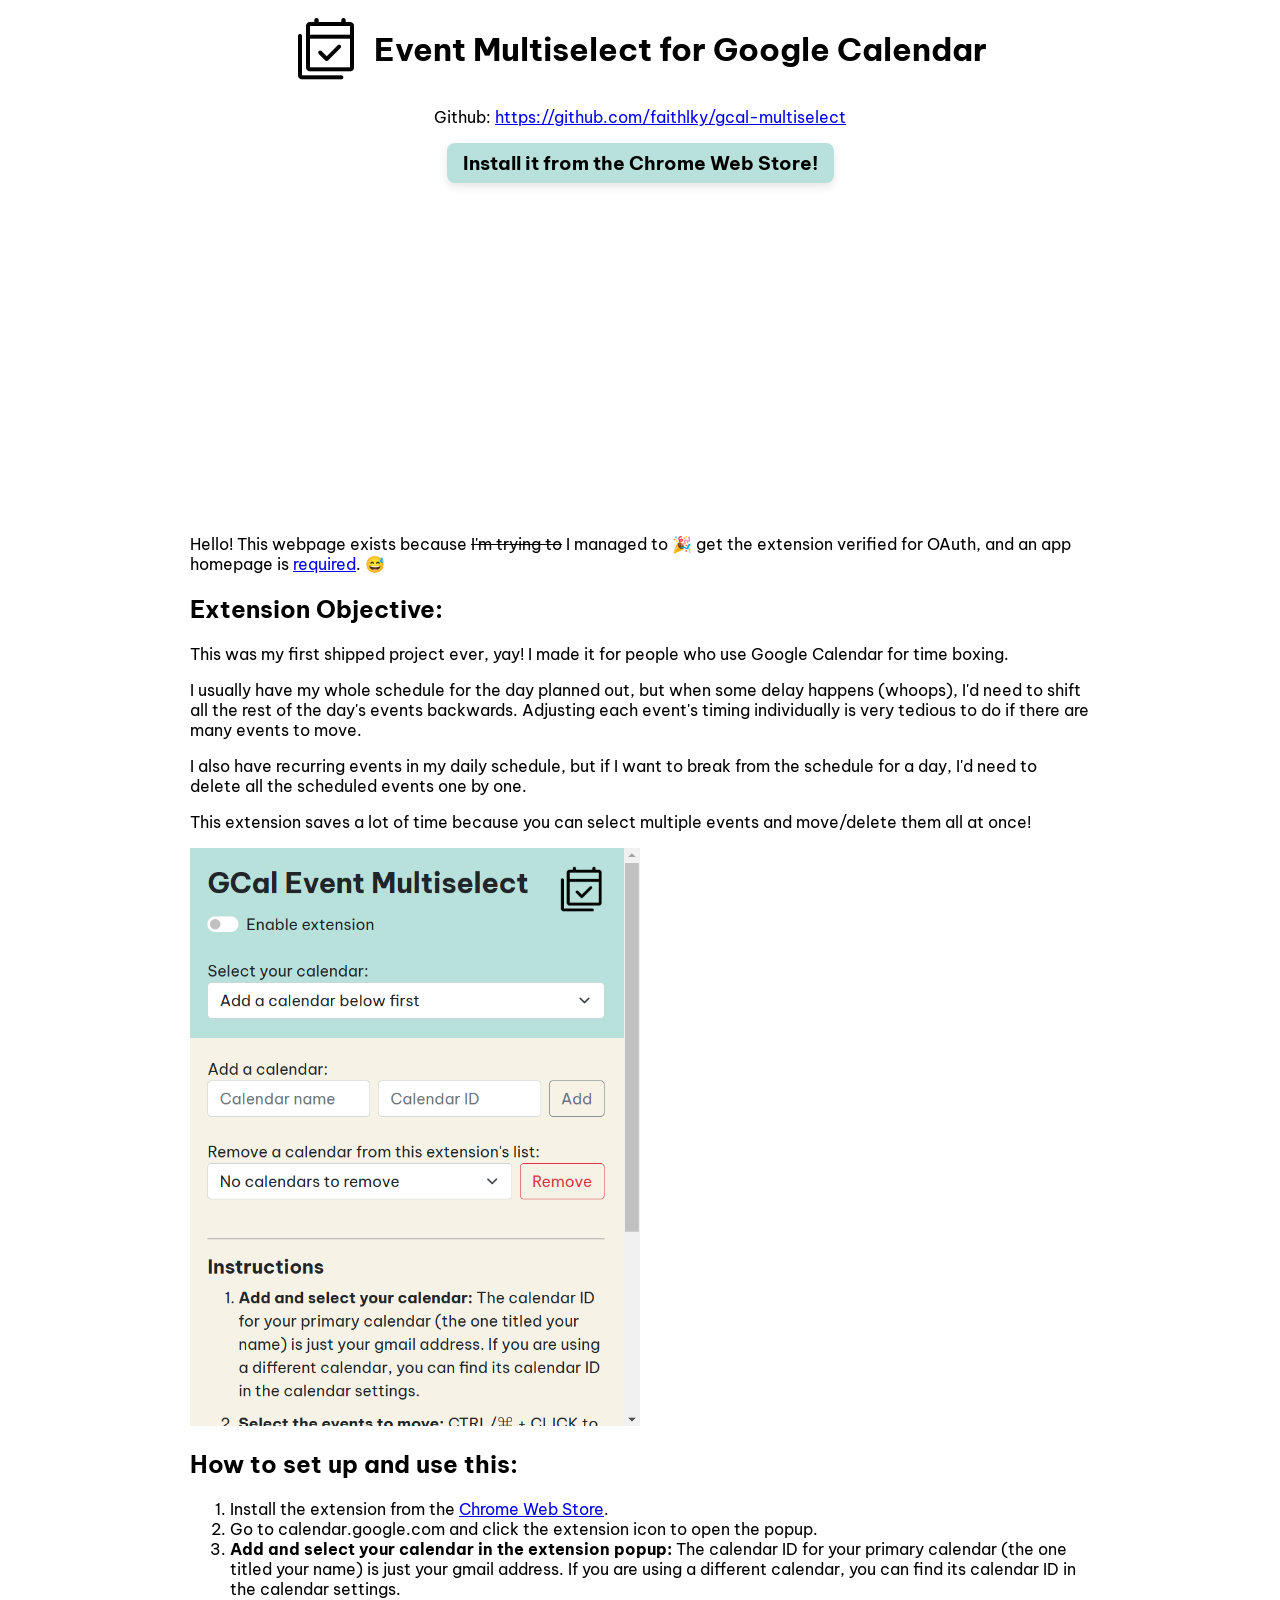
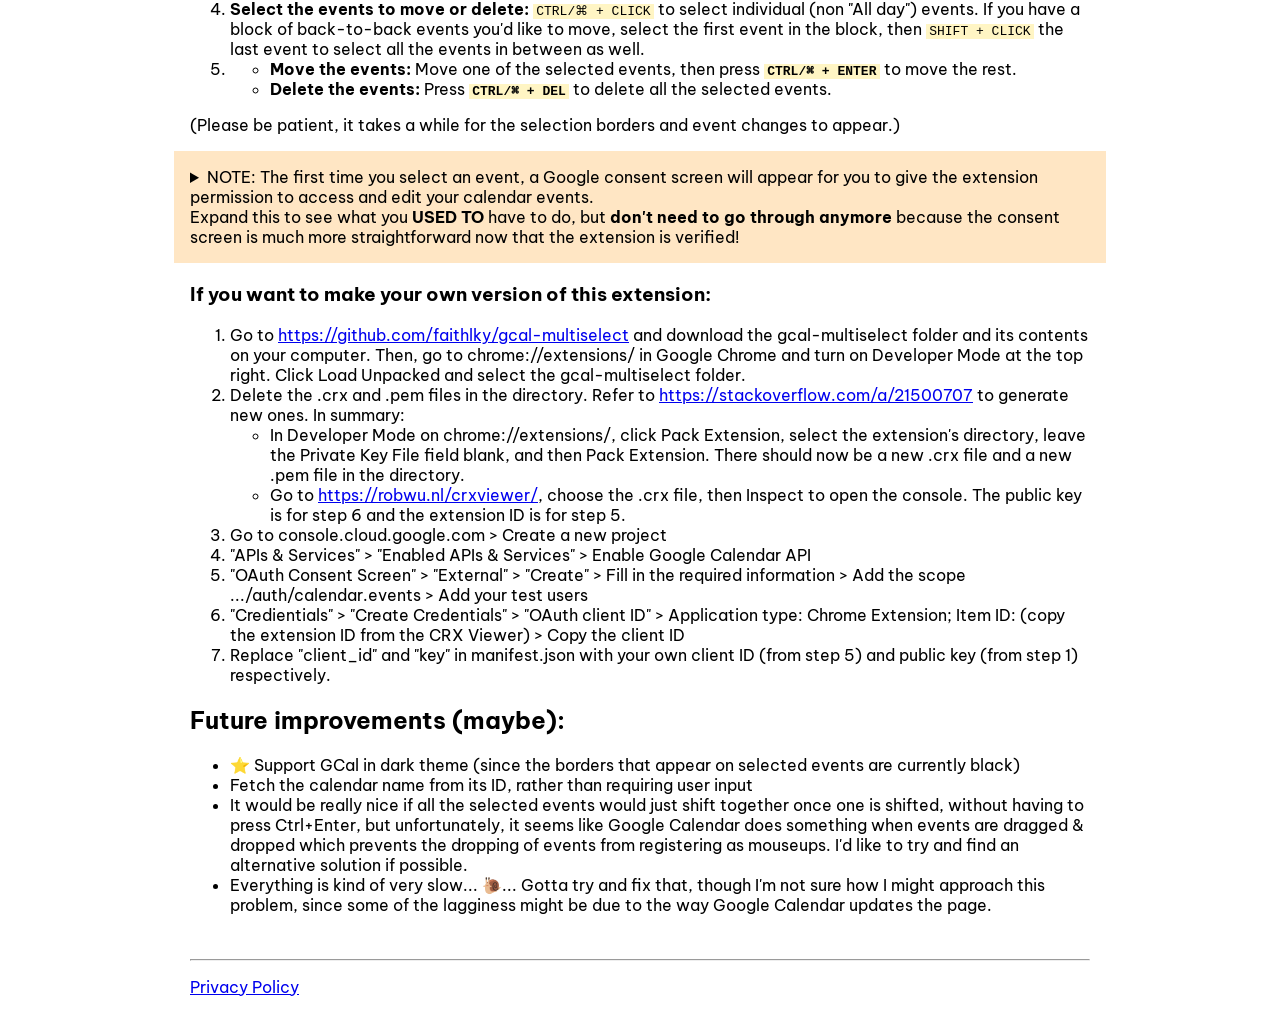
<file: docs/index.html>
<!DOCTYPE html>
<html lang="en">
<head>
    <meta charset="UTF-8">
    <meta name="viewport" content="width=device-width, initial-scale=1.0">
    <title>Event Multiselect for Google Calendar | Home</title>
    <link rel="icon" type="image/x-icon" href="images/favicon.ico">
    <link rel="stylesheet" href="gcal-multiselect-styles.css">
</head>
<body>
<div class="main-container">
    <div class="top-section">
        <div class="title">
            <img src="images/icon-128-black.png" style="height: 4rem; width: 4rem">
            <h1>Event Multiselect for Google Calendar</h1>
        </div>
        <p>Github: <a href="https://github.com/faithlky/gcal-multiselect" target="_blank">https://github.com/faithlky/gcal-multiselect</a></p>
        <a id="install-link" href="https://chromewebstore.google.com/detail/google-calendar-event-mul/eocpakpdohecpcnfjmgohbkkcdeedhfo" target="_blank">Install it from the Chrome Web Store!</a>
        <br>
        <iframe width="560" height="315" src="https://www.youtube.com/embed/PU5or85rIw4?si=BtVBPa2Smg_FGuRm" title="YouTube video player" frameborder="0" allow="accelerometer; autoplay; clipboard-write; encrypted-media; gyroscope; picture-in-picture; web-share" referrerpolicy="strict-origin-when-cross-origin" allowfullscreen></iframe>
    </div>
    <p>Hello! This webpage exists because <s>I'm trying to</s> I managed to 🎉 get the extension verified for OAuth, and an app homepage is <a href="https://support.google.com/cloud/answer/13464321?sjid=13385238972695476127-NC" target="_blank">required</a>. 😅</p>
    <h2>Extension Objective:</h2>
    <p>This was my first shipped project ever, yay! I made it for people who use Google Calendar for time boxing.</p>
    <p>I usually have my whole schedule for the day planned out, but when some delay happens (whoops), I&#39;d need to shift all the rest of the day&#39;s events backwards. Adjusting each event&#39;s timing individually is very tedious to do if there are many events to move.</p>
    <p>I also have recurring events in my daily schedule, but if I want to break from the schedule for a day, I&#39;d need to delete all the scheduled events one by one.</p>
    <p>This extension saves a lot of time because you can select multiple events and move/delete them all at once!</p>
    <p><img src="images/popup-screenshot.png" alt="Screenshot of extension popup"></p>
    <h2>How to set up and use this:</h2>
    <ol>
        <li>Install the extension from the <a href="https://chromewebstore.google.com/detail/google-calendar-event-mul/eocpakpdohecpcnfjmgohbkkcdeedhfo" target="_blank">Chrome Web Store</a>.</li>
        <li>Go to calendar.google.com and click the extension icon to open the popup.</li>
        <li><strong>Add and select your calendar in the extension popup:</strong> The calendar ID for your primary calendar (the one titled your name) is just your gmail address. If you are using a different calendar, you can find its calendar ID in the calendar settings.</li>
        <li><strong>Select the events to move or delete:</strong> <kbd>CTRL/⌘ + CLICK</kbd> to select individual (non &quot;All day&quot;) events. If you have a block of back-to-back events you&#39;d like to move, select the first event in the block, then <kbd>SHIFT + CLICK</kbd> the last event to select all the events in between as well.</li>
        <li><ul>
            <li><strong>Move the events:</strong> Move one of the selected events, then press <strong><kbd>CTRL/⌘ + ENTER</kbd></strong> to move the rest.</li>
            <li><strong>Delete the events:</strong> Press <strong><kbd>CTRL/⌘ + DEL</kbd></strong> to delete all the selected events.</li>
        </ul>
        </li>
    </ol>
    <p>(Please be patient, it takes a while for the selection borders and event changes to appear.)</p>
    <details>
        <summary>NOTE: The first time you select an event, a Google consent screen will appear for you to give the extension permission to access and edit your calendar events.<br>Expand this to see what you <strong>USED TO</strong> have to do, but <strong>don't need to go through anymore</strong> because the consent screen is much more straightforward now that the extension is verified!</summary>
        <p>This was the old demo video showing the full procedure:</p>
        <iframe width="560" height="315" src="https://www.youtube.com/embed/FStZ2e6FwVU?si=cIw6VZqIz02MtZmo" title="YouTube video player" frameborder="0" allow="accelerometer; autoplay; clipboard-write; encrypted-media; gyroscope; picture-in-picture; web-share" referrerpolicy="strict-origin-when-cross-origin" allowfullscreen></iframe>
        <br><br>
        <img src="images/OAuth%20screen%201%20-%20choose%20account.png" alt="Screenshot of Google consent screen">
        <p>After choosing your account, you will see this warning, which is here because the extension makes use of the Google Calendar API&#39;s &quot;.../auth/calendar.events&quot; scope (permission to view and edit events on all your calendars). This is categorised as a sensitive scope as it grants access to private Google User Data, so I need to submit the extension for <a href="https://support.google.com/cloud/answer/13463073?sjid=13385238972695476127-NC" target="_blank">verification</a> by Google. I'm still trying to get it verified; please 🐻 with me!</p>
        <p>So for now, just click &quot;Advanced&quot; at the bottom, then click &quot;Go to Google Calendar Event Multiselect (unsafe)&quot;.</p>
        <img src="images/OAuth%20screen%202%20-%20click%20Advanced.png" alt="Screenshot of warning saying &quot;Google hasn&#39;t verified this app&quot; with a link at the bottom saying &quot;Advanced&quot;">
        <img src="images/OAuth%20screen%203%20-%20click%20Go%20to.png" alt="Screenshot of warning saying &quot;Google hasn&#39;t verified this app&quot; with a link at the bottom saying &quot;Go to Google Calendar Event Multiselect (unsafe)&quot;">
        <p>Now click &quot;Continue&quot; :-)</p>
        <img src="images/OAuth%20screen%204%20-%20click%20Continue.png" alt="Screenshot of consent screen with &quot;Continue&quot; button">
        <p><i>These instructions can also be found <a href="https://gcal-multiselect.faithlky.xyz/oauth-consent-screen-instructions">here</a>.</i></p>
    </details>
    <h3>If you want to make your own version of this extension:</h3>
    <ol>
        <li>Go to <a href="https://github.com/faithlky/gcal-multiselect" target="_blank">https://github.com/faithlky/gcal-multiselect</a> and download the gcal-multiselect folder and its contents on your computer. Then, go to chrome://extensions/ in Google Chrome and turn on Developer Mode at the top right. Click Load Unpacked and select the gcal-multiselect folder.</li>
        <li>Delete the .crx and .pem files in the directory. Refer to <a href="https://stackoverflow.com/a/21500707" target="_blank">https://stackoverflow.com/a/21500707</a> to generate new ones. In summary:
            <ul>
                <li>In Developer Mode on chrome://extensions/, click Pack Extension, select the extension&#39;s directory, leave the Private Key File field blank, and then Pack Extension. There should now be a new .crx file and a new .pem file in the directory.</li>
                <li>Go to <a href="https://robwu.nl/crxviewer/" target="_blank">https://robwu.nl/crxviewer/</a>, choose the .crx file, then Inspect to open the console. The public key is for step 6 and the extension ID is for step 5.</li>
            </ul>
        </li>
        <li>Go to console.cloud.google.com &gt; Create a new project</li>
        <li>&quot;APIs &amp; Services&quot; &gt; &quot;Enabled APIs &amp; Services&quot; &gt; Enable Google Calendar API</li>
        <li>&quot;OAuth Consent Screen&quot; &gt; &quot;External&quot; &gt; &quot;Create&quot; &gt; Fill in the required information &gt; Add the scope .../auth/calendar.events &gt; Add your test users</li>
        <li>&quot;Credientials&quot; &gt; &quot;Create Credentials&quot; &gt; &quot;OAuth client ID&quot; &gt; Application type: Chrome Extension; Item ID: (copy the extension ID from the CRX Viewer) &gt; Copy the client ID</li>
        <li>Replace &quot;client_id&quot; and &quot;key&quot; in manifest.json with your own client ID (from step 5) and public key (from step 1) respectively.</li>
    </ol>
    <h2>Future improvements (maybe):</h2>
    <ul>
        <li>⭐ Support GCal in dark theme (since the borders that appear on selected events are currently black)</li>
        <li>Fetch the calendar name from its ID, rather than requiring user input</li>
        <li>It would be really nice if all the selected events would just shift together once one is shifted, without having to press Ctrl+Enter, but unfortunately, it seems like Google Calendar does something when events are dragged &amp; dropped which prevents the dropping of events from registering as mouseups. I&#39;d like to try and find an alternative solution if possible.</li>
        <li>Everything is kind of very slow... 🐌... Gotta try and fix that, though I&#39;m not sure how I might approach this problem, since some of the lagginess might be due to the way Google Calendar updates the page.</li>
    </ul>
    <br>
    <footer>
        <hr>
        <p><a href="https://faithlky.github.io/gcal-multiselect/privacy-policy">Privacy Policy</a></p>
    </footer>
</div>
</body>
</html>
</file>
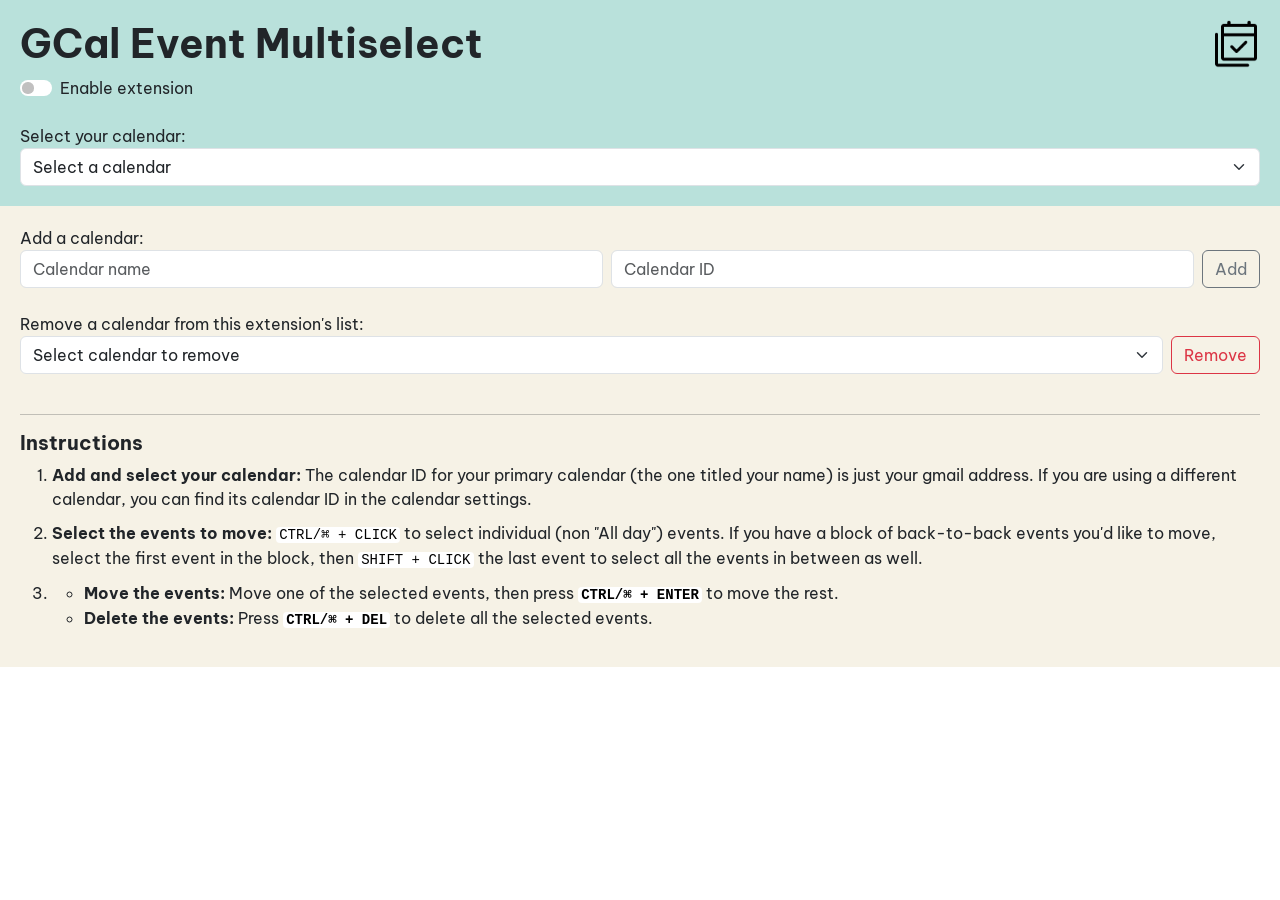
<file: popup.html>
<!DOCTYPE html>
<html lang="en">
<head>
    <meta charset="UTF-8">
    <meta name="viewport" content="width=device-width, initial-scale=1.0">
    <title>Extension Popup</title>
    <link href="https://cdn.jsdelivr.net/npm/bootstrap@5.1.3/dist/css/bootstrap.min.css" rel="stylesheet" integrity="sha384-1BmE4kWBq78iYhFldvKuhfTAU6auU8tT94WrHftjDbrCEXSU1oBoqyl2QvZ6jIW3" crossorigin="anonymous">
    <link rel="stylesheet" href="popup.css">
</head>
<body>
    <div class="topSection">
        <div class="title">
            <h1>GCal Event Multiselect</h1>
            <img src="images/icon-128-black.png" style="height: 3em; width: 3em">
        </div>
        <div id="enableExtension">
            <label class="switch">
                <input type="checkbox" id="toggleExtension">
                <span class="slider"></span>
            </label>
            <label for="toggleExtension">Enable extension</label>
        </div>
        <br>
        <label for="selectCalendar">Select your calendar: </label>
        <select name="selectCalendar" id="selectCalendarSelect" class="form-select" required>
            <option disabled selected>Select a calendar</option>
        </select>
    </div>

    <div class="bottomSection">

        <label for="addCalendar">Add a calendar: </label>
        <form name="addCalendar" id="addCalendarForm">
            <input type="text" placeholder="Calendar name" id="calendarName" autocomplete="off" class="form-control">
            <input type="text" placeholder="Calendar ID" id="calendarId" autocomplete="off" class="form-control">
            <button type="submit" id="addCalendarButton" class="btn btn-outline-secondary">Add</button>
        </form>

        <br>

        <label for="removeCalendar">Remove a calendar from this extension's list: </label>
        <div id="removeCalendarDiv">
            <select name="removeCalendar" id="removeCalendarSelect" class="form-select" required>
                <option disabled selected>Select calendar to remove</option>
            </select>
            <button id="removeCalendarButton" class="btn btn-outline-danger">Remove</button>    
        </div>
        
        <br>
        <hr>
    
        <h5>Instructions</h5>
        <ol>
            <li class="mainLi"><strong>Add and select your calendar: </strong>The calendar ID for your primary calendar (the one titled your name) is just your gmail address. If you are using a different calendar, you can find its calendar ID in the calendar settings.</li>
            <li class="mainLi"><strong>Select the events to move: </strong><kbd>CTRL/⌘ + CLICK</kbd> to select individual (non "All day") events. If you have a block of back-to-back events you'd like to move, select the first event in the block, then <kbd>SHIFT + CLICK</kbd> the last event to select all the events in between as well.</li>
            <li class="mainLi">
                <ul>
                    <li><strong>Move the events: </strong>Move one of the selected events, then press <strong><kbd>CTRL/⌘ + ENTER</kbd></strong> to move the rest.</li>
                    <li><strong>Delete the events: </strong>Press <strong><kbd>CTRL/⌘ + DEL</kbd></strong> to delete all the selected events.</li>
                </ul>
            </li>
        </ol>
    </div>

    <script src="popup.js"></script>
</body>
</html>
</file>
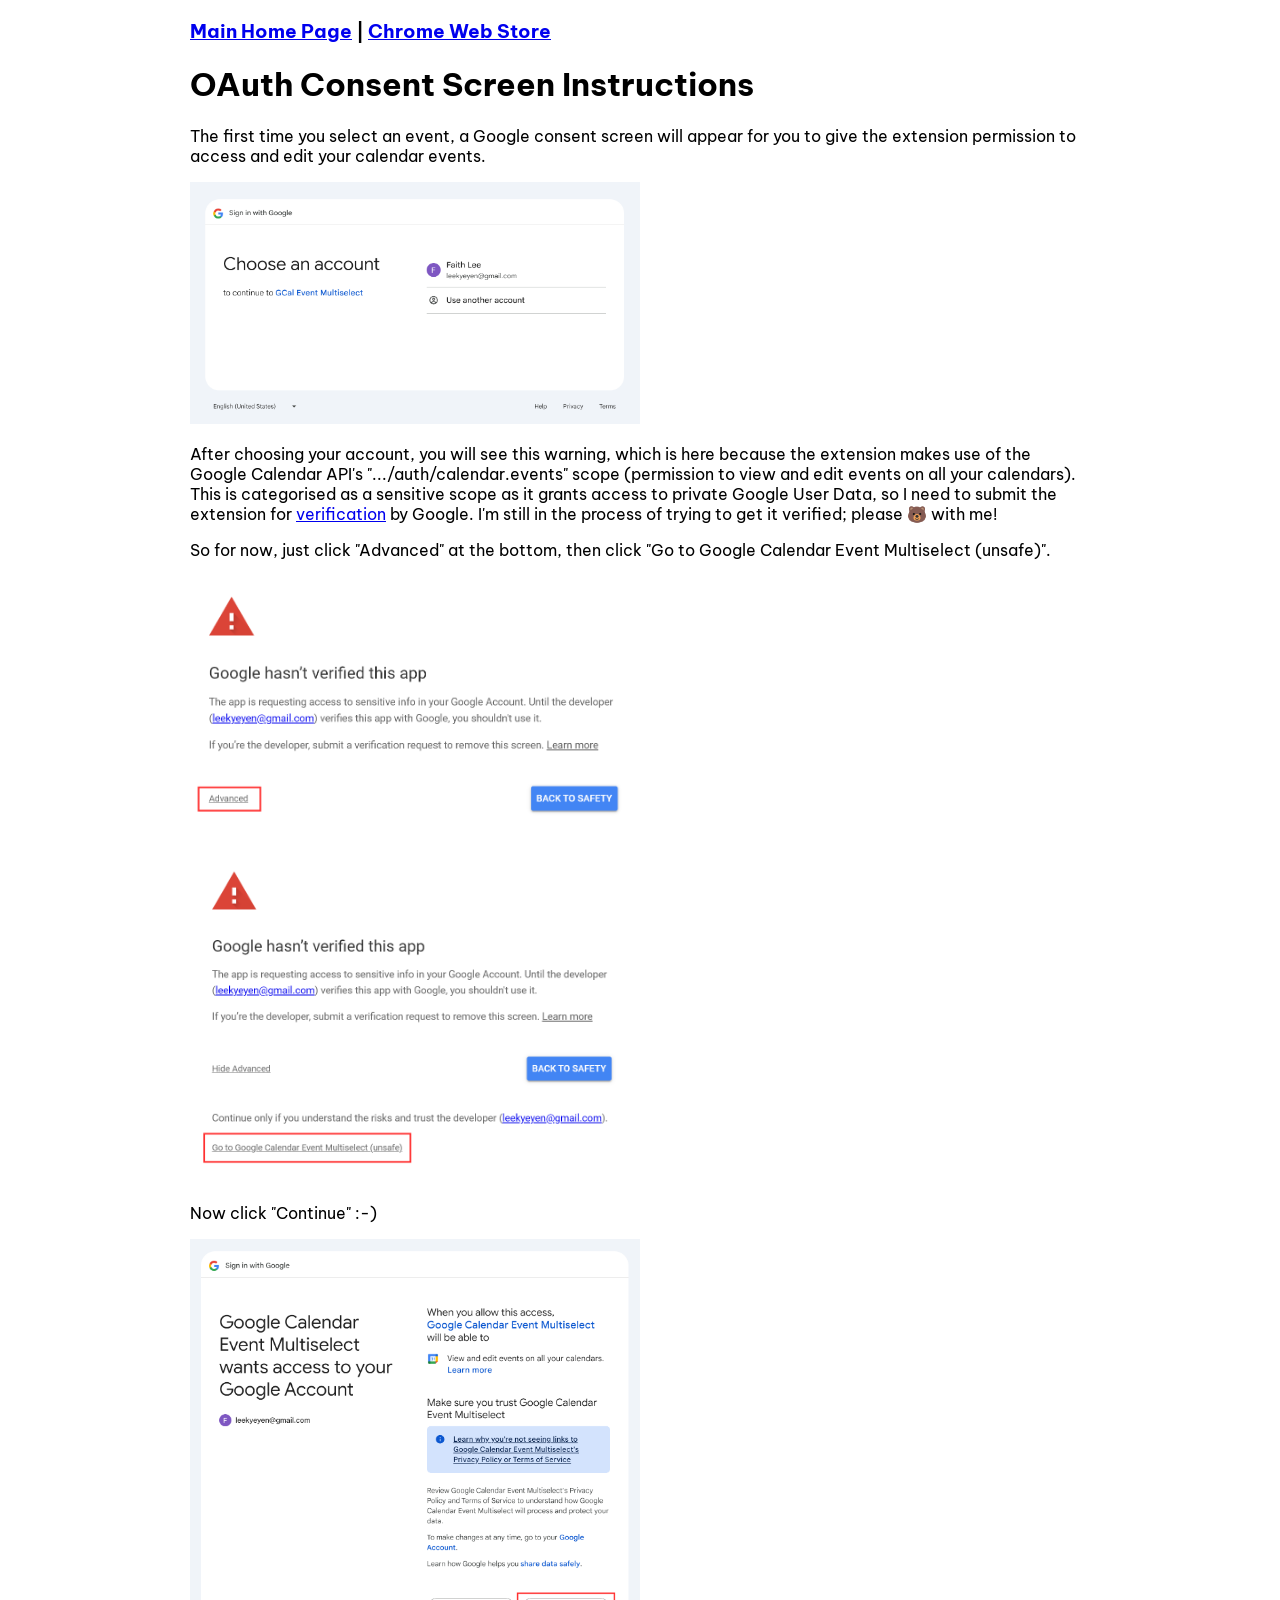
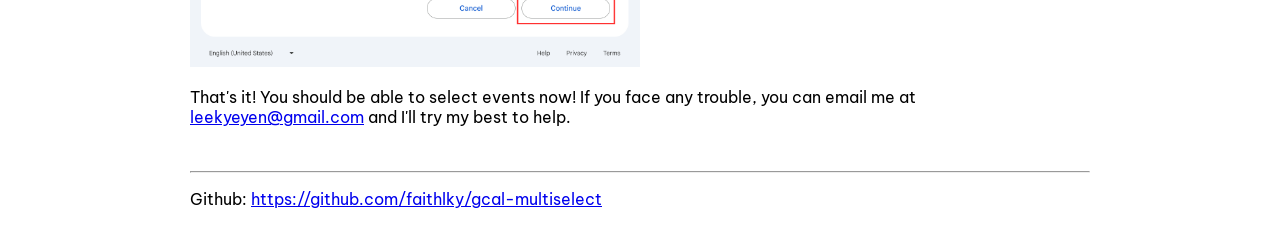
<file: docs/oauth-consent-screen-instructions.html>
<!DOCTYPE html>
<html lang="en">
<head>
    <meta charset="UTF-8">
    <meta name="viewport" content="width=device-width, initial-scale=1.0">
    <title>Event Multiselect for Google Calendar | OAuth Consent Screen Instructions</title>
    <link rel="icon" type="image/x-icon" href="images/favicon.ico">
    <link rel="stylesheet" href="gcal-multiselect-styles.css">
</head>
<body>
<div class="main-container">
    <h3><a href="https://gcal-multiselect.faithlky.xyz/">Main Home Page</a> | <a href="https://chromewebstore.google.com/detail/google-calendar-event-mul/eocpakpdohecpcnfjmgohbkkcdeedhfo" target="_blank">Chrome Web Store</a></h3>
    <h1>OAuth Consent Screen Instructions</h1>
    <p>The first time you select an event, a Google consent screen will appear for you to give the extension permission to access and edit your calendar events.</p>
    <img src="images/OAuth%20screen%201%20-%20choose%20account.png" alt="Screenshot of Google consent screen">
    <p>After choosing your account, you will see this warning, which is here because the extension makes use of the Google Calendar API&#39;s &quot;.../auth/calendar.events&quot; scope (permission to view and edit events on all your calendars). This is categorised as a sensitive scope as it grants access to private Google User Data, so I need to submit the extension for <a href="https://support.google.com/cloud/answer/13463073?sjid=13385238972695476127-NC">verification</a> by Google. I'm still in the process of trying to get it verified; please 🐻 with me!</p>
    <p>So for now, just click &quot;Advanced&quot; at the bottom, then click &quot;Go to Google Calendar Event Multiselect (unsafe)&quot;.</p>
    <img src="images/OAuth%20screen%202%20-%20click%20Advanced.png" alt="Screenshot of warning saying &quot;Google hasn&#39;t verified this app&quot; with a link at the bottom saying &quot;Advanced&quot;">
    <img src="images/OAuth%20screen%203%20-%20click%20Go%20to.png" alt="Screenshot of warning saying &quot;Google hasn&#39;t verified this app&quot; with a link at the bottom saying &quot;Go to Google Calendar Event Multiselect (unsafe)&quot;">
    <p>Now click &quot;Continue&quot; :-)</p>
    <img src="images/OAuth%20screen%204%20-%20click%20Continue.png" alt="Screenshot of consent screen with &quot;Continue&quot; button">
    <p>That's it! You should be able to select events now! If you face any trouble, you can email me at <a href="mailto:leekyeyen@gmail.com">leekyeyen@gmail.com</a> and I'll try my best to help.</p>
    <br>
    <hr>
    <p>Github: <a href="https://github.com/faithlky/gcal-multiselect">https://github.com/faithlky/gcal-multiselect</a></p>
</div>
</body>
</html>
</file>
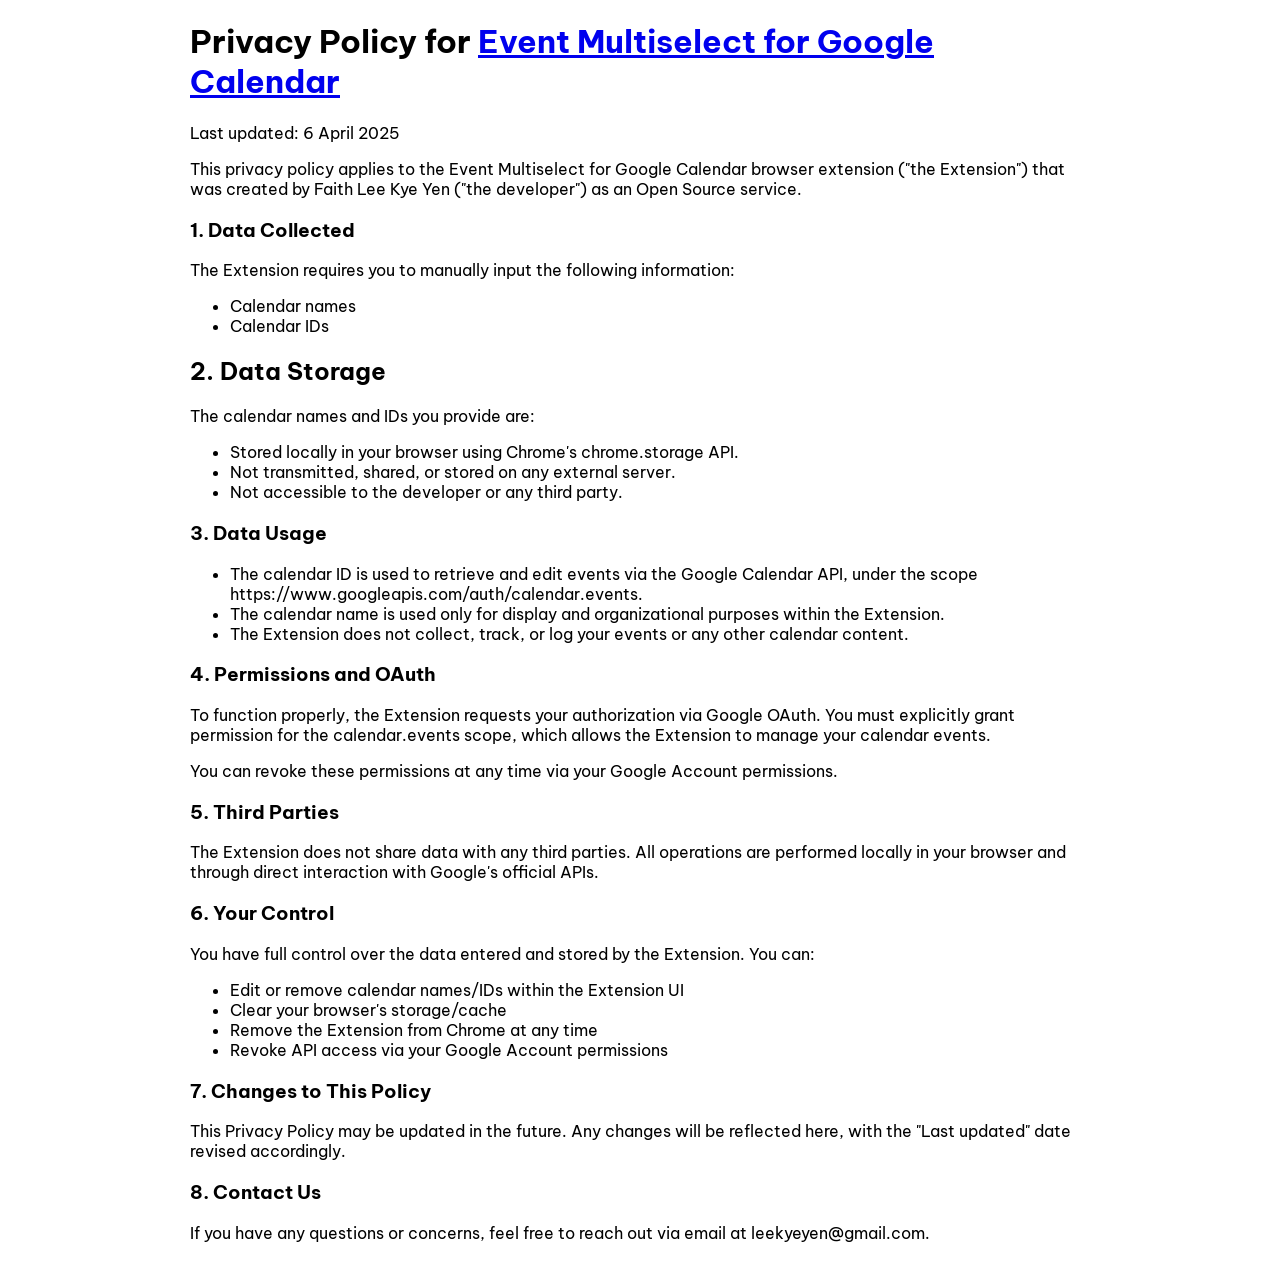
<file: docs/privacy-policy.html>
<!DOCTYPE html>
<html lang="en">
<head>
    <meta charset="UTF-8">
    <meta name="viewport" content="width=device-width, initial-scale=1.0">
    <title>Event Multiselect for Google Calendar | Privacy Policy</title>
    <link rel="icon" type="image/x-icon" href="images/favicon.ico">
    <link rel="stylesheet" href="gcal-multiselect-styles.css">
</head>
<body>
<div class="main-container">
    <header>
        <h1>Privacy Policy for <a href="https://chromewebstore.google.com/detail/eocpakpdohecpcnfjmgohbkkcdeedhfo?utm_source=item-share-cb">Event Multiselect for Google Calendar</a></h1>
        <p>Last updated: 6 April 2025</p>
    </header>
    <main>
        <p>This privacy policy applies to the Event Multiselect for Google Calendar browser extension ("the Extension") that was created by Faith Lee Kye Yen ("the developer") as an Open Source service.</p>
        <h3>1. Data Collected</h3>
        <p>The Extension requires you to manually input the following information:</p>
        <ul>
            <li>Calendar names</li>
            <li>Calendar IDs</li>
        </ul>
        <h2>2. Data Storage</h2>
        <p>The calendar names and IDs you provide are:</p>
        <ul>
            <li>Stored locally in your browser using Chrome's chrome.storage API.</li>
            <li>Not transmitted, shared, or stored on any external server.</li>
            <li>Not accessible to the developer or any third party.</li>
        </ul>
        <h3>3. Data Usage</h3>
        <ul>
            <li>The calendar ID is used to retrieve and edit events via the Google Calendar API, under the scope https://www.googleapis.com/auth/calendar.events.</li>
            <li>The calendar name is used only for display and organizational purposes within the Extension.</li>
            <li>The Extension does not collect, track, or log your events or any other calendar content.</li>
        </ul>
        <h3>4. Permissions and OAuth</h3>
        <p>To function properly, the Extension requests your authorization via Google OAuth. You must explicitly grant permission for the calendar.events scope, which allows the Extension to manage your calendar events.</p>
        <p>You can revoke these permissions at any time via your Google Account permissions.</p>
        <h3>5. Third Parties</h3>
        <p>The Extension does not share data with any third parties. All operations are performed locally in your browser and through direct interaction with Google's official APIs.</p>
        <h3>6. Your Control</h3>
        <p>You have full control over the data entered and stored by the Extension. You can:</p>
        <ul>
            <li>Edit or remove calendar names/IDs within the Extension UI</li>
            <li>Clear your browser's storage/cache</li>
            <li>Remove the Extension from Chrome at any time</li>
            <li>Revoke API access via your Google Account permissions</li>
        </ul>
        <h3>7. Changes to This Policy</h3>
        <p>This Privacy Policy may be updated in the future. Any changes will be reflected here, with the "Last updated" date revised accordingly.</p>
        <h3>8. Contact Us</h3>
        <p>If you have any questions or concerns, feel free to reach out via email at leekyeyen@gmail.com.</p>
        <br>
    </main>
</div>
</body>
</html>
</file>
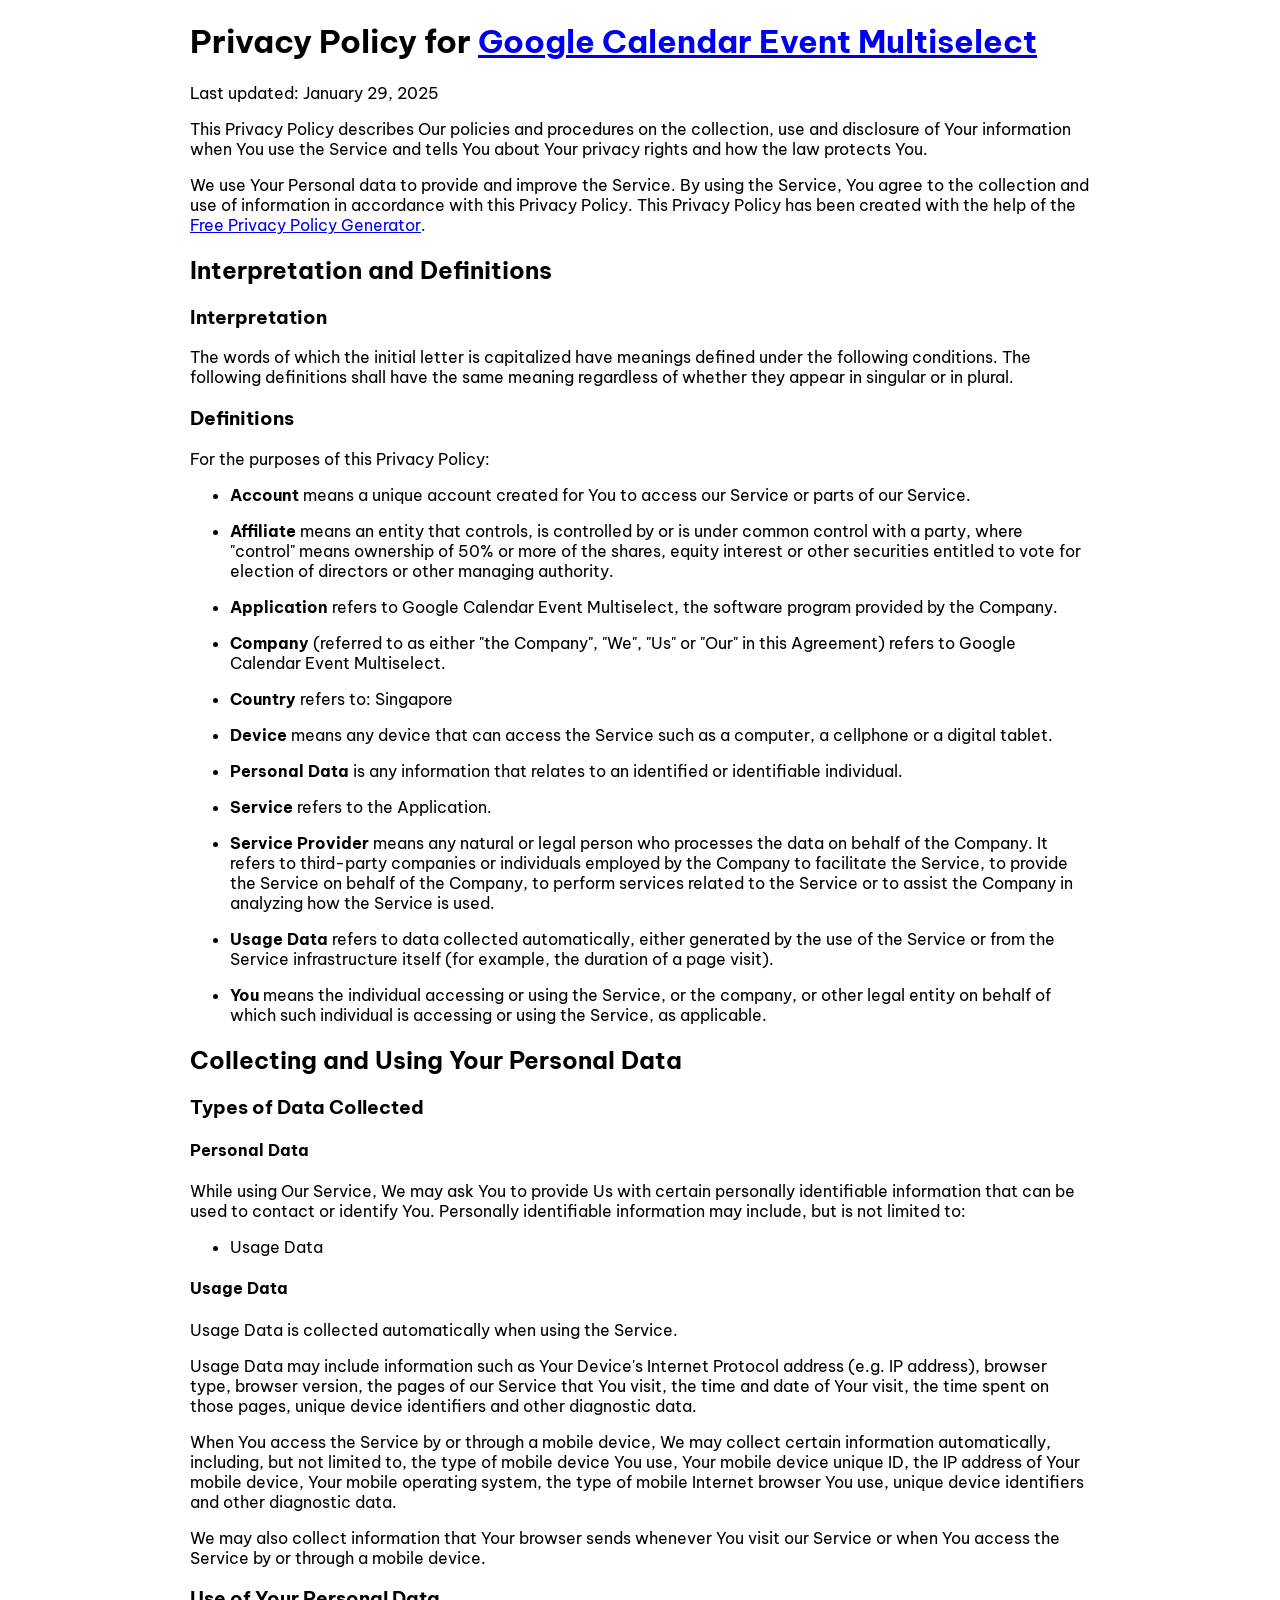
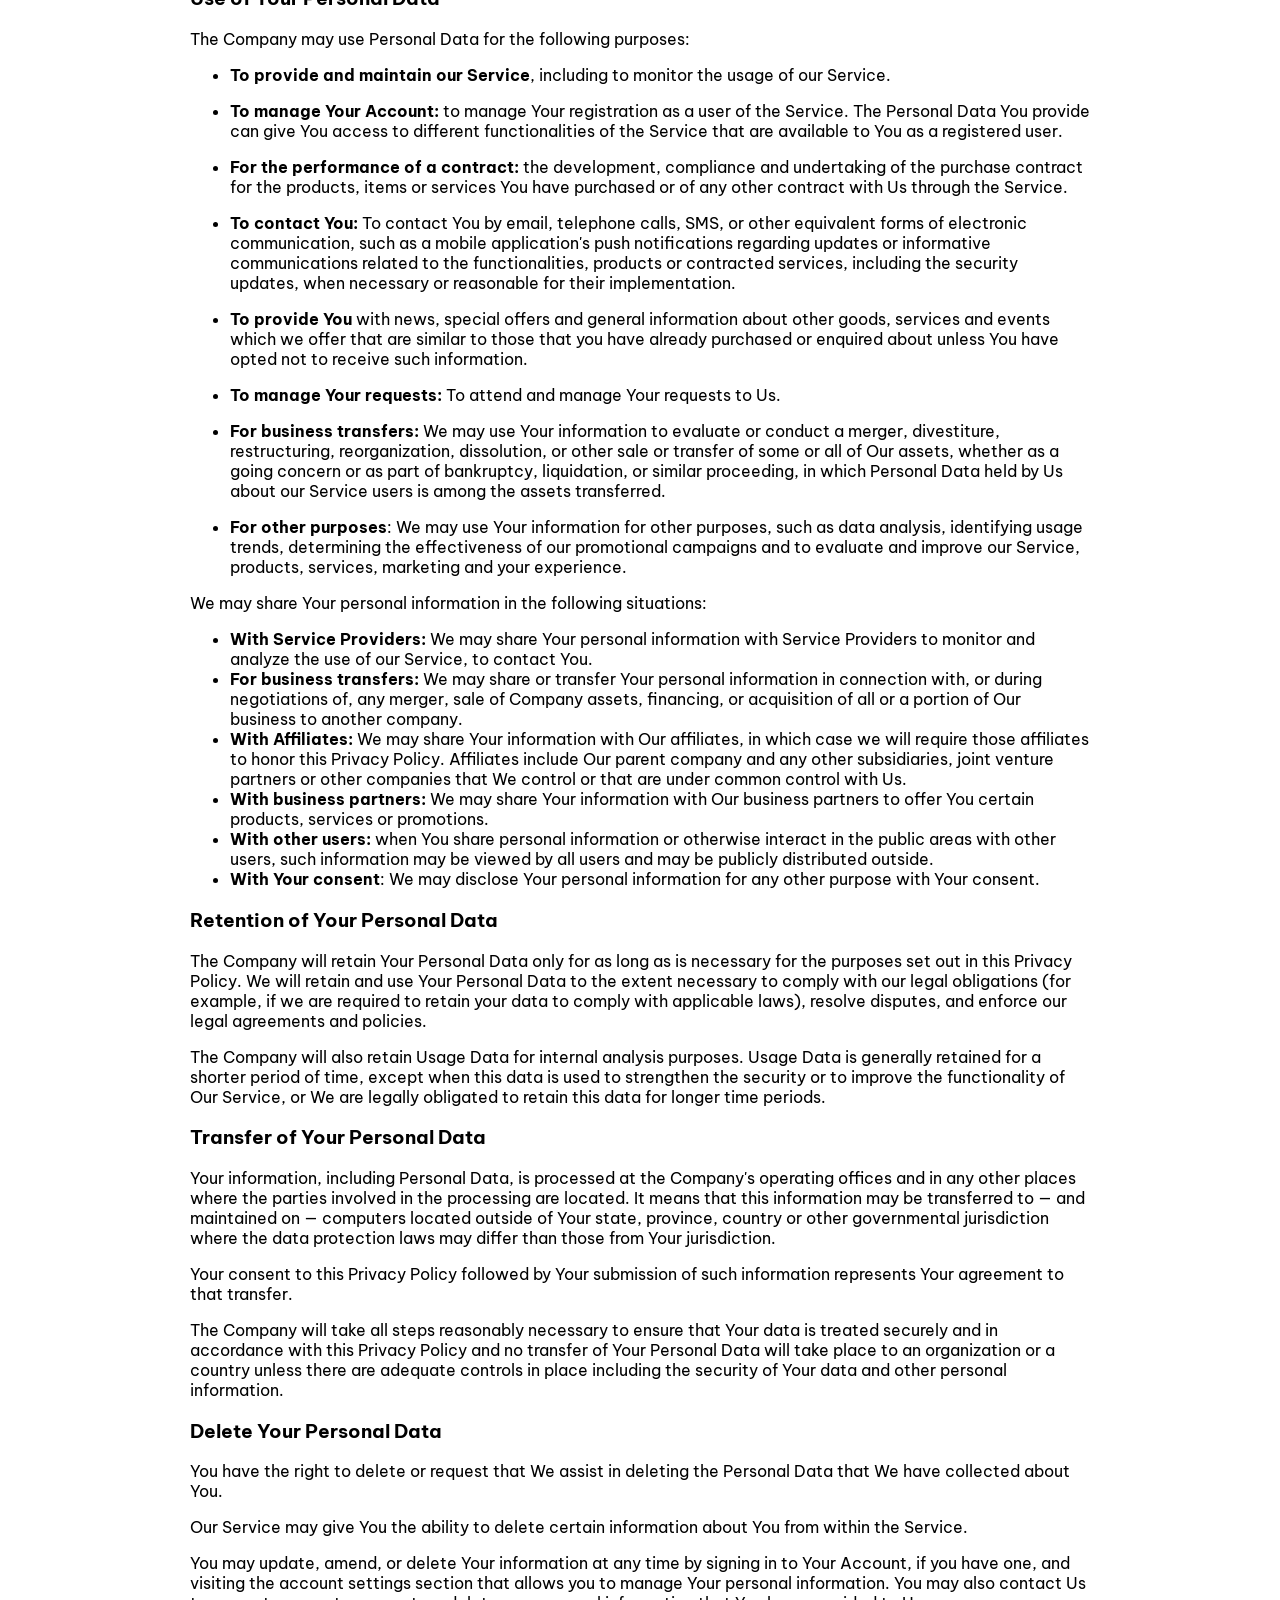
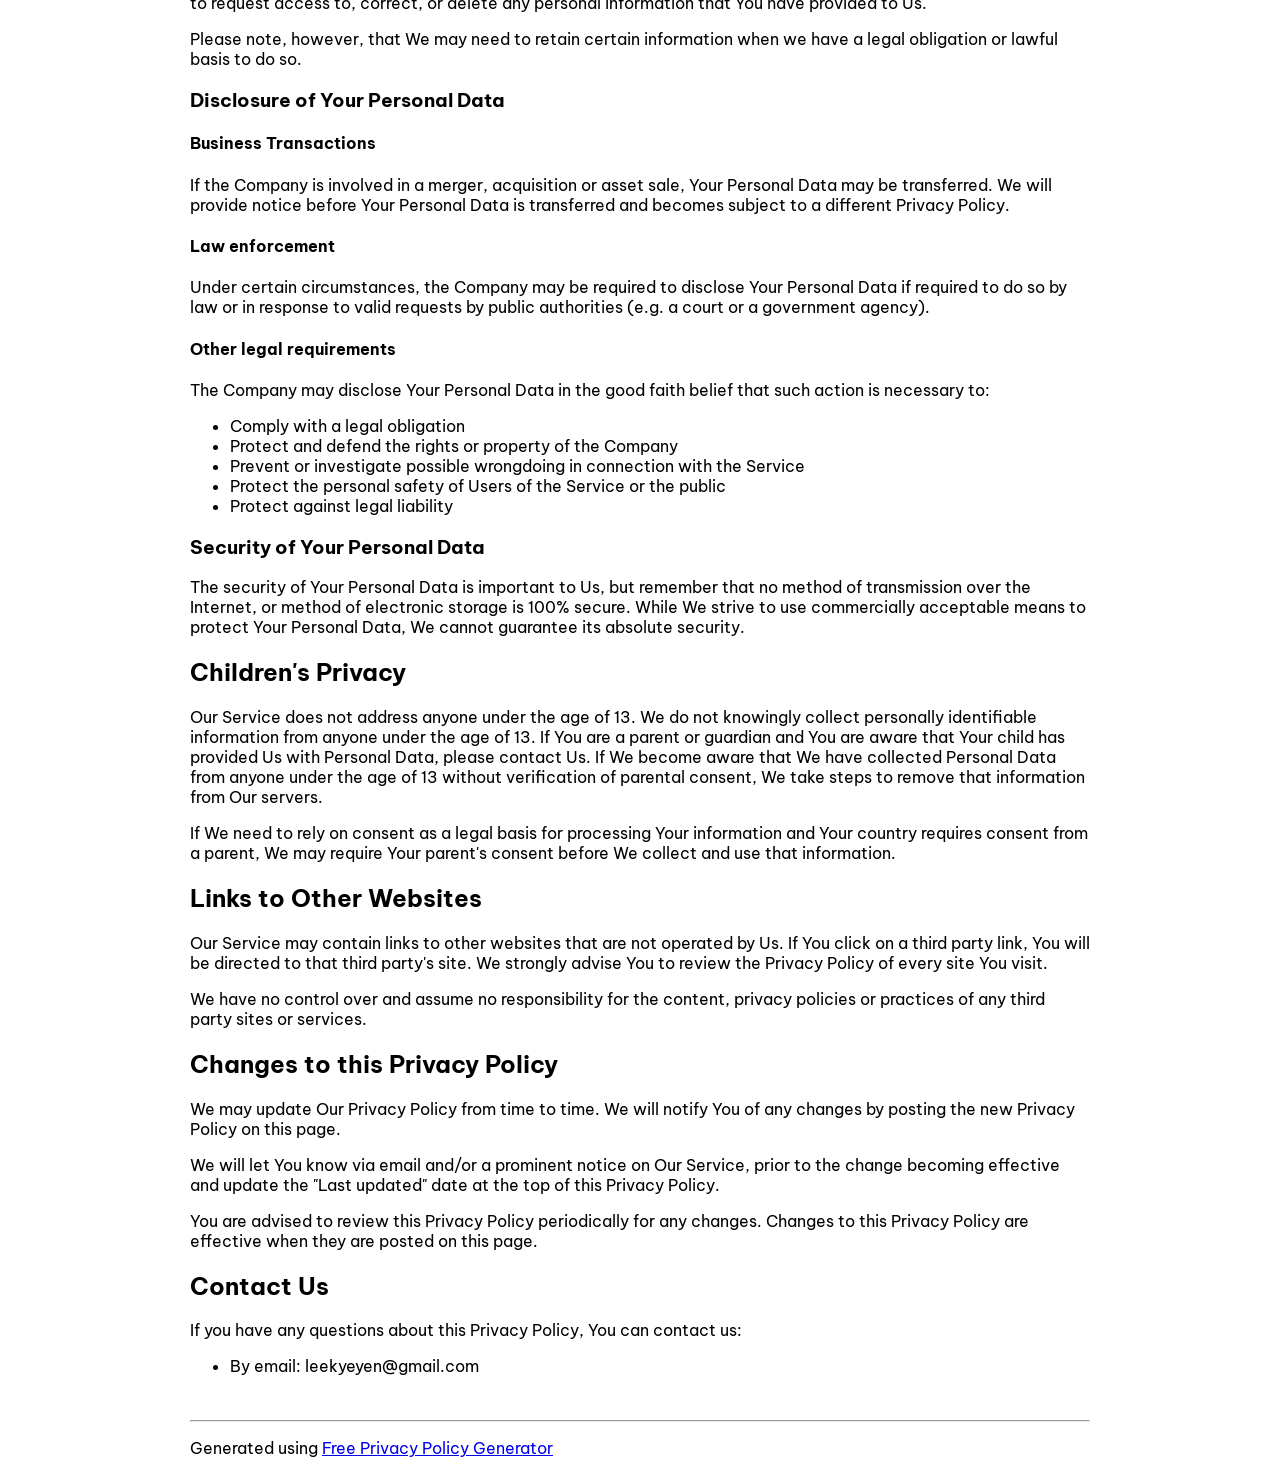
<file: website/privacy-policy.html>
<!DOCTYPE html>
<html lang="en">
<head>
    <meta charset="UTF-8">
    <meta name="viewport" content="width=device-width, initial-scale=1.0">
    <title>Google Calendar Event Multiselect | Privacy Policy</title>
    <link rel="icon" type="image/x-icon" href="../images/favicon.ico">
    <link rel="stylesheet" href="gcal-multiselect-styles.css">
</head>
<body>
<div class="main-container">
    <header>
        <h1>Privacy Policy for <a href="https://faithlky.xyz/gcal-multiselect/home.html">Google Calendar Event Multiselect</a></h1>
        <p>Last updated: January 29, 2025</p>
    </header>
    <main>
        <p>This Privacy Policy describes Our policies and procedures on the collection, use and disclosure of Your information when You use the Service and tells You about Your privacy rights and how the law protects You.</p>
        <p>We use Your Personal data to provide and improve the Service. By using the Service, You agree to the collection and use of information in accordance with this Privacy Policy. This Privacy Policy has been created with the help of the <a href="https://www.freeprivacypolicy.com/free-privacy-policy-generator/" target="_blank">Free Privacy Policy Generator</a>.</p>
        <h2>Interpretation and Definitions</h2>
        <h3>Interpretation</h3>
        <p>The words of which the initial letter is capitalized have meanings defined under the following conditions. The following definitions shall have the same meaning regardless of whether they appear in singular or in plural.</p>
        <h3>Definitions</h3>
        <p>For the purposes of this Privacy Policy:</p>
        <ul>
            <li>
                <p><strong>Account</strong> means a unique account created for You to access our Service or parts of our Service.</p>
            </li>
            <li>
                <p><strong>Affiliate</strong> means an entity that controls, is controlled by or is under common control with a party, where &quot;control&quot; means ownership of 50% or more of the shares, equity interest or other securities entitled to vote for election of directors or other managing authority.</p>
            </li>
            <li>
                <p><strong>Application</strong> refers to Google Calendar Event Multiselect, the software program provided by the Company.</p>
            </li>
            <li>
                <p><strong>Company</strong> (referred to as either &quot;the Company&quot;, &quot;We&quot;, &quot;Us&quot; or &quot;Our&quot; in this Agreement) refers to Google Calendar Event Multiselect.</p>
            </li>
            <li>
                <p><strong>Country</strong> refers to:  Singapore</p>
            </li>
            <li>
                <p><strong>Device</strong> means any device that can access the Service such as a computer, a cellphone or a digital tablet.</p>
            </li>
            <li>
                <p><strong>Personal Data</strong> is any information that relates to an identified or identifiable individual.</p>
            </li>
            <li>
                <p><strong>Service</strong> refers to the Application.</p>
            </li>
            <li>
                <p><strong>Service Provider</strong> means any natural or legal person who processes the data on behalf of the Company. It refers to third-party companies or individuals employed by the Company to facilitate the Service, to provide the Service on behalf of the Company, to perform services related to the Service or to assist the Company in analyzing how the Service is used.</p>
            </li>
            <li>
                <p><strong>Usage Data</strong> refers to data collected automatically, either generated by the use of the Service or from the Service infrastructure itself (for example, the duration of a page visit).</p>
            </li>
            <li>
                <p><strong>You</strong> means the individual accessing or using the Service, or the company, or other legal entity on behalf of which such individual is accessing or using the Service, as applicable.</p>
            </li>
        </ul>
        <h2>Collecting and Using Your Personal Data</h2>
        <h3>Types of Data Collected</h3>
        <h4>Personal Data</h4>
        <p>While using Our Service, We may ask You to provide Us with certain personally identifiable information that can be used to contact or identify You. Personally identifiable information may include, but is not limited to:</p>
        <ul>
            <li>Usage Data</li>
        </ul>
        <h4>Usage Data</h4>
        <p>Usage Data is collected automatically when using the Service.</p>
        <p>Usage Data may include information such as Your Device's Internet Protocol address (e.g. IP address), browser type, browser version, the pages of our Service that You visit, the time and date of Your visit, the time spent on those pages, unique device identifiers and other diagnostic data.</p>
        <p>When You access the Service by or through a mobile device, We may collect certain information automatically, including, but not limited to, the type of mobile device You use, Your mobile device unique ID, the IP address of Your mobile device, Your mobile operating system, the type of mobile Internet browser You use, unique device identifiers and other diagnostic data.</p>
        <p>We may also collect information that Your browser sends whenever You visit our Service or when You access the Service by or through a mobile device.</p>
        <h3>Use of Your Personal Data</h3>
        <p>The Company may use Personal Data for the following purposes:</p>
        <ul>
            <li>
            <p><strong>To provide and maintain our Service</strong>, including to monitor the usage of our Service.</p>
            </li>
            <li>
            <p><strong>To manage Your Account:</strong> to manage Your registration as a user of the Service. The Personal Data You provide can give You access to different functionalities of the Service that are available to You as a registered user.</p>
            </li>
            <li>
            <p><strong>For the performance of a contract:</strong> the development, compliance and undertaking of the purchase contract for the products, items or services You have purchased or of any other contract with Us through the Service.</p>
            </li>
            <li>
            <p><strong>To contact You:</strong> To contact You by email, telephone calls, SMS, or other equivalent forms of electronic communication, such as a mobile application's push notifications regarding updates or informative communications related to the functionalities, products or contracted services, including the security updates, when necessary or reasonable for their implementation.</p>
            </li>
            <li>
            <p><strong>To provide You</strong> with news, special offers and general information about other goods, services and events which we offer that are similar to those that you have already purchased or enquired about unless You have opted not to receive such information.</p>
            </li>
            <li>
            <p><strong>To manage Your requests:</strong> To attend and manage Your requests to Us.</p>
            </li>
            <li>
            <p><strong>For business transfers:</strong> We may use Your information to evaluate or conduct a merger, divestiture, restructuring, reorganization, dissolution, or other sale or transfer of some or all of Our assets, whether as a going concern or as part of bankruptcy, liquidation, or similar proceeding, in which Personal Data held by Us about our Service users is among the assets transferred.</p>
            </li>
            <li>
            <p><strong>For other purposes</strong>: We may use Your information for other purposes, such as data analysis, identifying usage trends, determining the effectiveness of our promotional campaigns and to evaluate and improve our Service, products, services, marketing and your experience.</p>
            </li>
        </ul>
        <p>We may share Your personal information in the following situations:</p>
        <ul>
            <li><strong>With Service Providers:</strong> We may share Your personal information with Service Providers to monitor and analyze the use of our Service,  to contact You.</li>
            <li><strong>For business transfers:</strong> We may share or transfer Your personal information in connection with, or during negotiations of, any merger, sale of Company assets, financing, or acquisition of all or a portion of Our business to another company.</li>
            <li><strong>With Affiliates:</strong> We may share Your information with Our affiliates, in which case we will require those affiliates to honor this Privacy Policy. Affiliates include Our parent company and any other subsidiaries, joint venture partners or other companies that We control or that are under common control with Us.</li>
            <li><strong>With business partners:</strong> We may share Your information with Our business partners to offer You certain products, services or promotions.</li>
            <li><strong>With other users:</strong> when You share personal information or otherwise interact in the public areas with other users, such information may be viewed by all users and may be publicly distributed outside.</li>
            <li><strong>With Your consent</strong>: We may disclose Your personal information for any other purpose with Your consent.</li>
        </ul>
        <h3>Retention of Your Personal Data</h3>
        <p>The Company will retain Your Personal Data only for as long as is necessary for the purposes set out in this Privacy Policy. We will retain and use Your Personal Data to the extent necessary to comply with our legal obligations (for example, if we are required to retain your data to comply with applicable laws), resolve disputes, and enforce our legal agreements and policies.</p>
        <p>The Company will also retain Usage Data for internal analysis purposes. Usage Data is generally retained for a shorter period of time, except when this data is used to strengthen the security or to improve the functionality of Our Service, or We are legally obligated to retain this data for longer time periods.</p>
        <h3>Transfer of Your Personal Data</h3>
        <p>Your information, including Personal Data, is processed at the Company's operating offices and in any other places where the parties involved in the processing are located. It means that this information may be transferred to — and maintained on — computers located outside of Your state, province, country or other governmental jurisdiction where the data protection laws may differ than those from Your jurisdiction.</p>
        <p>Your consent to this Privacy Policy followed by Your submission of such information represents Your agreement to that transfer.</p>
        <p>The Company will take all steps reasonably necessary to ensure that Your data is treated securely and in accordance with this Privacy Policy and no transfer of Your Personal Data will take place to an organization or a country unless there are adequate controls in place including the security of Your data and other personal information.</p>
        <h3>Delete Your Personal Data</h3>
        <p>You have the right to delete or request that We assist in deleting the Personal Data that We have collected about You.</p>
        <p>Our Service may give You the ability to delete certain information about You from within the Service.</p>
        <p>You may update, amend, or delete Your information at any time by signing in to Your Account, if you have one, and visiting the account settings section that allows you to manage Your personal information. You may also contact Us to request access to, correct, or delete any personal information that You have provided to Us.</p>
        <p>Please note, however, that We may need to retain certain information when we have a legal obligation or lawful basis to do so.</p>
        <h3>Disclosure of Your Personal Data</h3>
        <h4>Business Transactions</h4>
        <p>If the Company is involved in a merger, acquisition or asset sale, Your Personal Data may be transferred. We will provide notice before Your Personal Data is transferred and becomes subject to a different Privacy Policy.</p>
        <h4>Law enforcement</h4>
        <p>Under certain circumstances, the Company may be required to disclose Your Personal Data if required to do so by law or in response to valid requests by public authorities (e.g. a court or a government agency).</p>
        <h4>Other legal requirements</h4>
        <p>The Company may disclose Your Personal Data in the good faith belief that such action is necessary to:</p>
        <ul>
            <li>Comply with a legal obligation</li>
            <li>Protect and defend the rights or property of the Company</li>
            <li>Prevent or investigate possible wrongdoing in connection with the Service</li>
            <li>Protect the personal safety of Users of the Service or the public</li>
            <li>Protect against legal liability</li>
        </ul>
        <h3>Security of Your Personal Data</h3>
        <p>The security of Your Personal Data is important to Us, but remember that no method of transmission over the Internet, or method of electronic storage is 100% secure. While We strive to use commercially acceptable means to protect Your Personal Data, We cannot guarantee its absolute security.</p>
        <h2>Children's Privacy</h2>
        <p>Our Service does not address anyone under the age of 13. We do not knowingly collect personally identifiable information from anyone under the age of 13. If You are a parent or guardian and You are aware that Your child has provided Us with Personal Data, please contact Us. If We become aware that We have collected Personal Data from anyone under the age of 13 without verification of parental consent, We take steps to remove that information from Our servers.</p>
        <p>If We need to rely on consent as a legal basis for processing Your information and Your country requires consent from a parent, We may require Your parent's consent before We collect and use that information.</p>
        <h2>Links to Other Websites</h2>
        <p>Our Service may contain links to other websites that are not operated by Us. If You click on a third party link, You will be directed to that third party's site. We strongly advise You to review the Privacy Policy of every site You visit.</p>
        <p>We have no control over and assume no responsibility for the content, privacy policies or practices of any third party sites or services.</p>
        <h2>Changes to this Privacy Policy</h2>
        <p>We may update Our Privacy Policy from time to time. We will notify You of any changes by posting the new Privacy Policy on this page.</p>
        <p>We will let You know via email and/or a prominent notice on Our Service, prior to the change becoming effective and update the &quot;Last updated&quot; date at the top of this Privacy Policy.</p>
        <p>You are advised to review this Privacy Policy periodically for any changes. Changes to this Privacy Policy are effective when they are posted on this page.</p>
        <h2>Contact Us</h2>
        <p>If you have any questions about this Privacy Policy, You can contact us:</p>
        <ul>
            <li>By email: leekyeyen@gmail.com</li>
        </ul>
        <br>
    </main>
    <footer>
        <hr>
        <p>Generated using <a href="https://www.freeprivacypolicy.com/free-privacy-policy-generator/" target="_blank">Free Privacy Policy Generator</a></p>
    </footer>
</div>
</body>
</html>
</file>
<file: docs/gcal-multiselect-styles.css>
@import url('https://fonts.googleapis.com/css2?family=Be+Vietnam+Pro:ital,wght@0,100;0,200;0,300;0,400;0,500;0,600;0,700;0,800;0,900;1,100;1,200;1,300;1,400;1,500;1,600;1,700;1,800;1,900&display=swap');

body {
    font-family: "Be Vietnam Pro", sans-serif;
}

kbd {
    background-color: #fff5c4;
    padding: 0 0.2rem;
}

details {
    background-color: #ffe6c4;
    padding: 1rem;
    margin: 0 -1rem 0 -1rem;
}

details:open {
    background-color: #f6f2e6;
}

img {
    max-width: 450px;
}

.main-container {
    max-width: 900px;
    margin: 0 auto;
}

.title {
    display: flex;
    align-items: center;
    justify-content: center;
    gap: 1rem;
}

.top-section {
    display: flex;
    align-items: center;
    flex-direction: column;
}

#install-link {
    text-decoration: none;
    color: black;
    font-weight: 700;
    font-size: 1.2rem;
    background-color: #B9E1DB;
    padding: 0.5rem 1rem;
    border-radius: 0.5rem;
    box-shadow: 0 4px 10px 0 rgba(0, 0, 0, .1);
    transition: all 0.5s ease 0s;
}

#install-link:hover {
    background-color: #abcfc9;
    box-shadow: 0 4px 10px 0 rgba(0, 0, 0, .2);
    transform: translateY(-3px);
}
</file>
<file: popup.css>
@import url('https://fonts.googleapis.com/css2?family=Be+Vietnam+Pro:ital,wght@0,100;0,200;0,300;0,400;0,500;0,600;0,700;0,800;0,900;1,100;1,200;1,300;1,400;1,500;1,600;1,700;1,800;1,900&display=swap');
        
body {
    min-width: 450px;
    font-family: "Be Vietnam Pro";
}

strong, h1, h4, h5 {
    font-weight: 700;
}

kbd {
    background-color: white;
    color: black;
    padding: 0 0.2rem;
}

/* This doesn't work :( */
select:invalid {
    color: #c1c0c0 !important;
}

.title {
    display: flex;
    justify-content: space-between;
}

.topSection {
    padding: 20px;
    background-color: #B9E1DB;
}

.bottomSection {
    padding: 20px;
    background-color: #f6f2e6;
}

.mainLi {
    margin: 0 0 10px 0;
}

#addCalendarForm, #removeCalendarDiv {
    display: flex;
    gap: 0.5em;
}

/* Enable extension toggle switch, based on https://www.w3schools.com/howto/howto_css_switch.asp */

#enableExtension {
    display: flex;
    align-items: center;
    gap: 0.5em;
}

.switch {
    position: relative;
    display: inline-block;
    width: 2em;
    height: 1em;
}

.switch input {
    opacity: 0;
    width: 0;
    height: 0;
}

.slider {
    position: absolute;
    cursor: pointer;
    top: 0;
    left: 0;
    right: 0;
    bottom: 0;
    background-color: white;
    -webkit-transition: 0.25s;
    transition: 0.25s;
    border-radius: 1em;
}

.slider:before {
    position: absolute;
    content: "";
    height: 0.7em;
    width: 0.7em;
    left: 0.15em;
    bottom: 0.15em;
    background-color: #c1c0c0;
    -webkit-transition: .25s;
    transition: .25s;
    border-radius: 50%;
}

input:checked + .slider {
    background-color: #4eba79;
}

input:checked + .slider:before {
    -webkit-transform: translateX(1em);
    -ms-transform: translateX(1em);
    transform: translateX(1em);
    background-color: white;
}
</file>
<file: website/gcal-multiselect-styles.css>
@import url('https://fonts.googleapis.com/css2?family=Be+Vietnam+Pro:ital,wght@0,100;0,200;0,300;0,400;0,500;0,600;0,700;0,800;0,900;1,100;1,200;1,300;1,400;1,500;1,600;1,700;1,800;1,900&display=swap');

body {
    font-family: "Be Vietnam Pro", sans-serif;
}

details {
    background-color: #fff5c4;
    padding: 1rem;
    margin: 0 -1rem 0 -1rem;
}

details:open {
    background-color: #f6f2e6;
}

img {
    max-width: 450px;
}

.main-container {
    max-width: 900px;
    margin: 0 auto;
}

.title {
    display: flex;
    align-items: center;
    justify-content: center;
    gap: 1rem;
}

.top-section {
    display: flex;
    align-items: center;
    flex-direction: column;
}

#install-link {
    text-decoration: none;
    color: black;
    font-weight: 700;
    font-size: 1.2rem;
    background-color: #B9E1DB;
    padding: 0.5rem 1rem;
    border-radius: 0.5rem;
    box-shadow: 0 4px 10px 0 rgba(0, 0, 0, .1);
    transition: all 0.5s ease 0s;
}

#install-link:hover {
    background-color: #abcfc9;
    box-shadow: 0 4px 10px 0 rgba(0, 0, 0, .2);
    transform: translateY(-3px);
}
</file>
